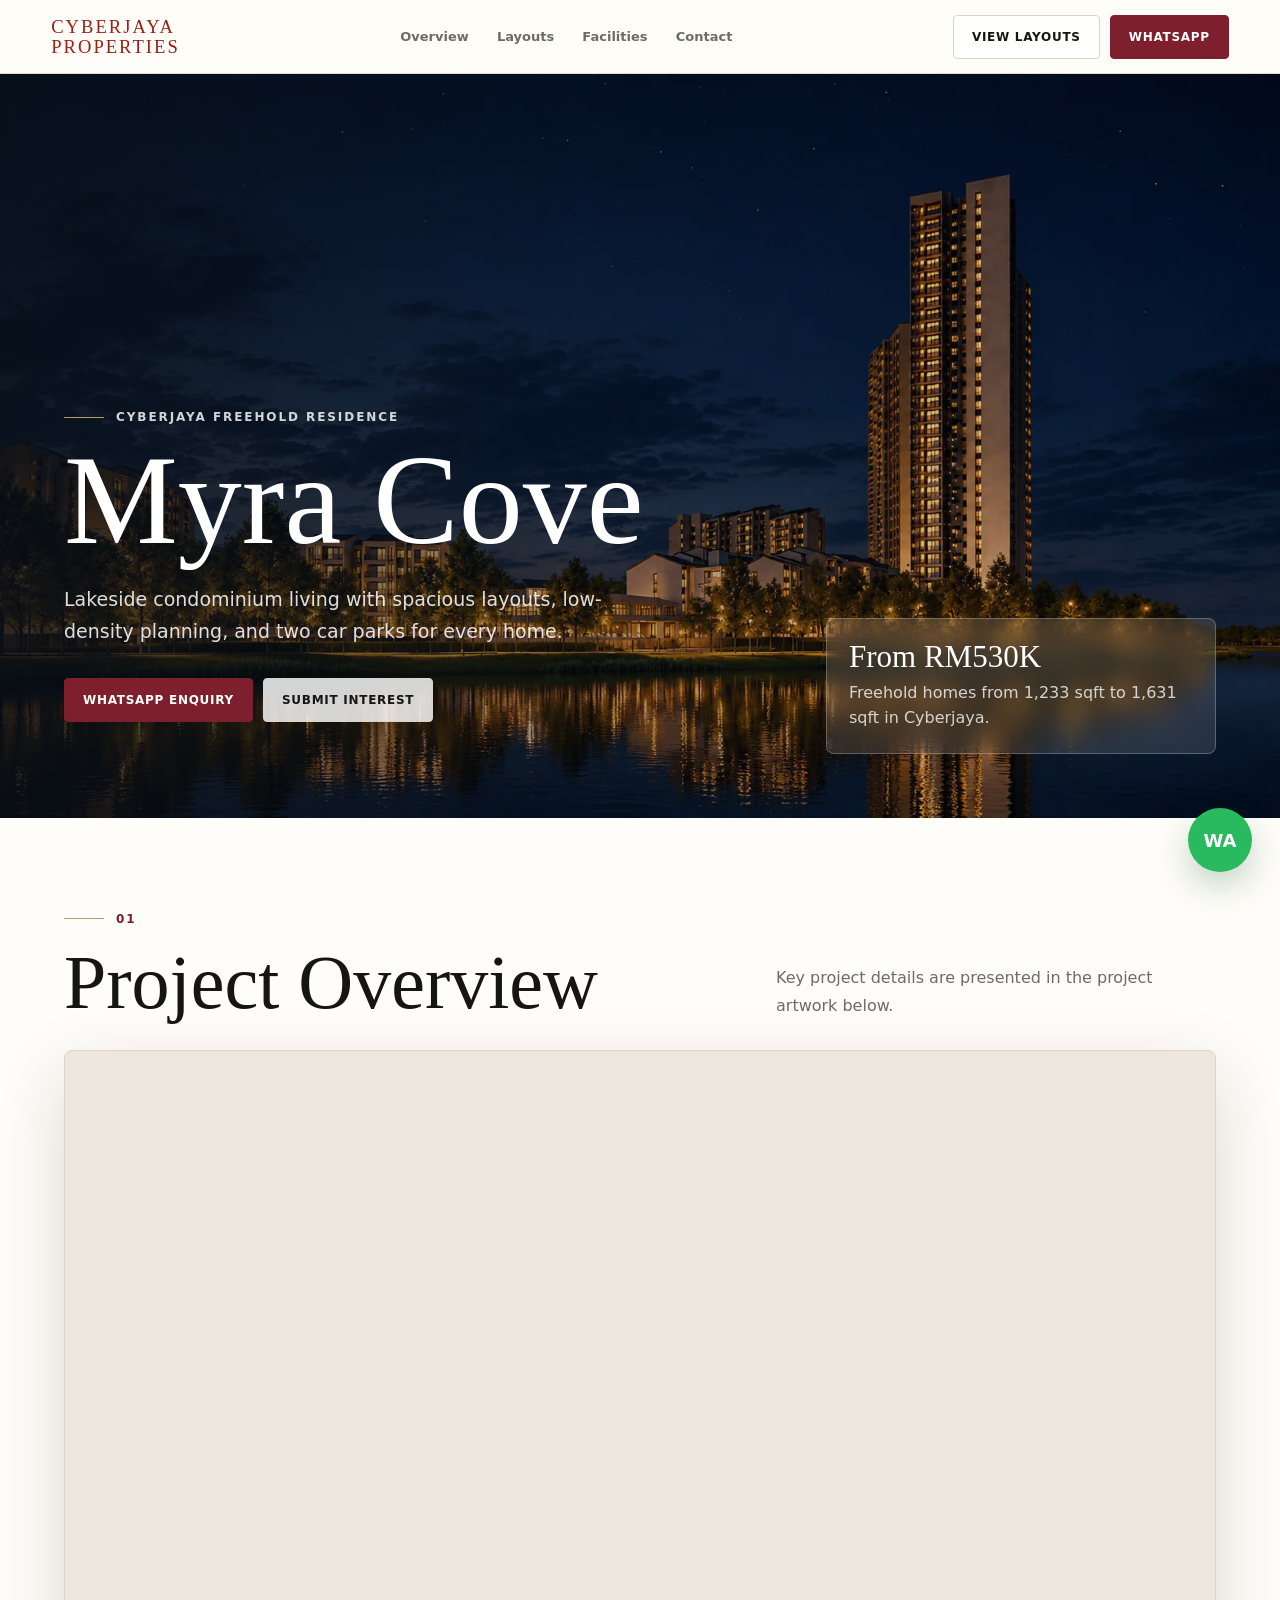
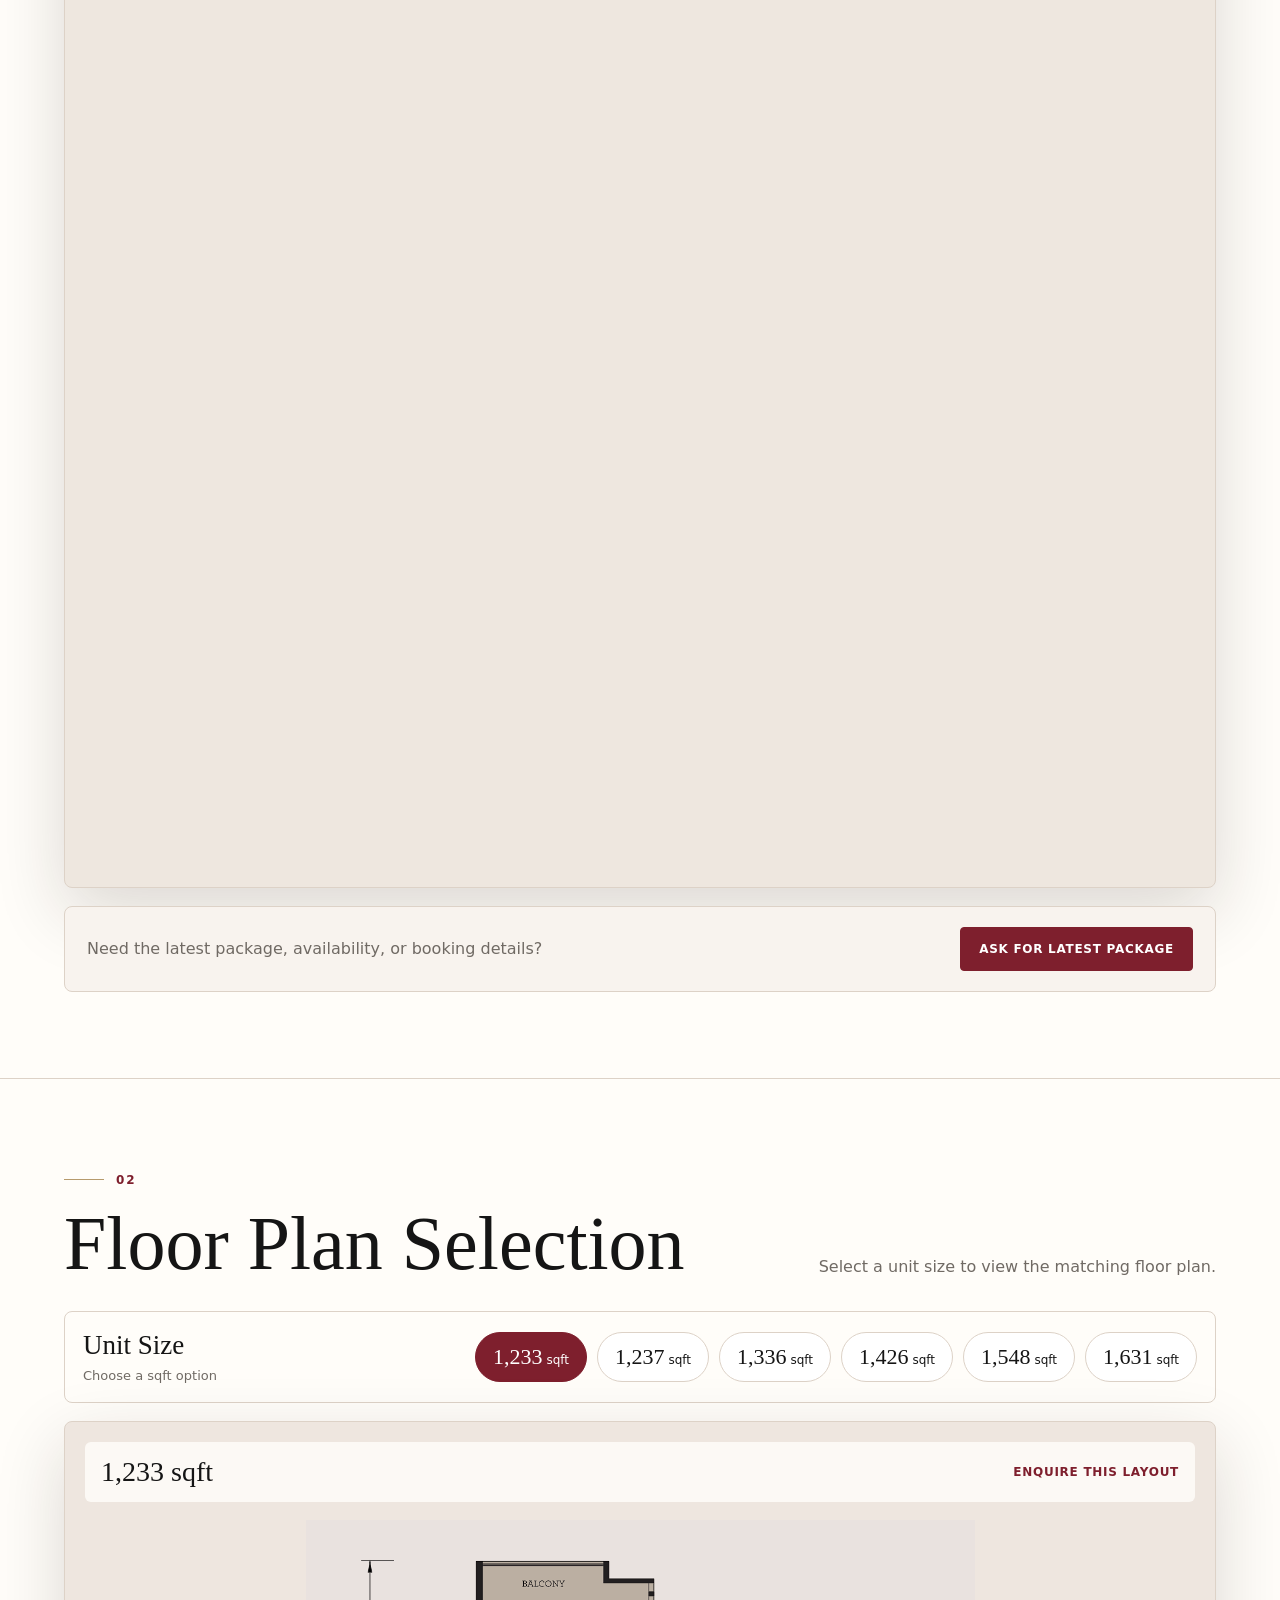
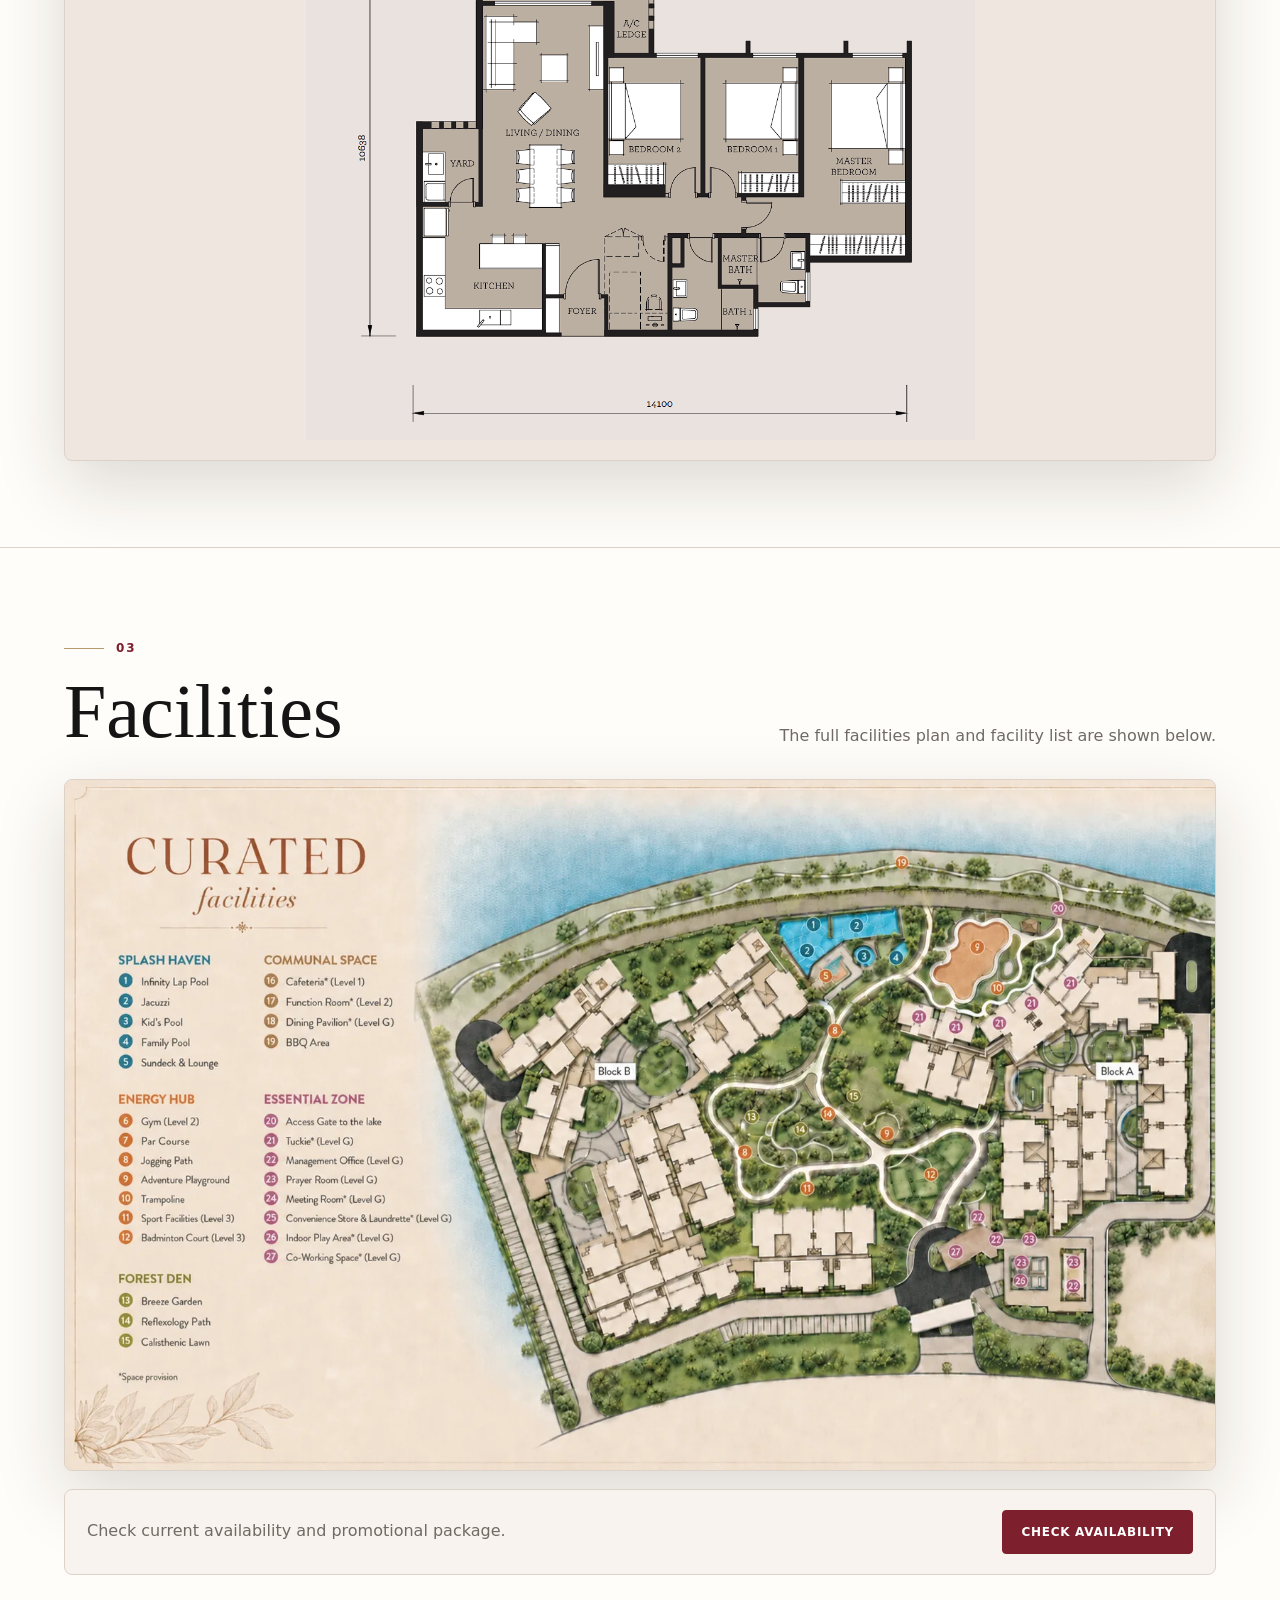
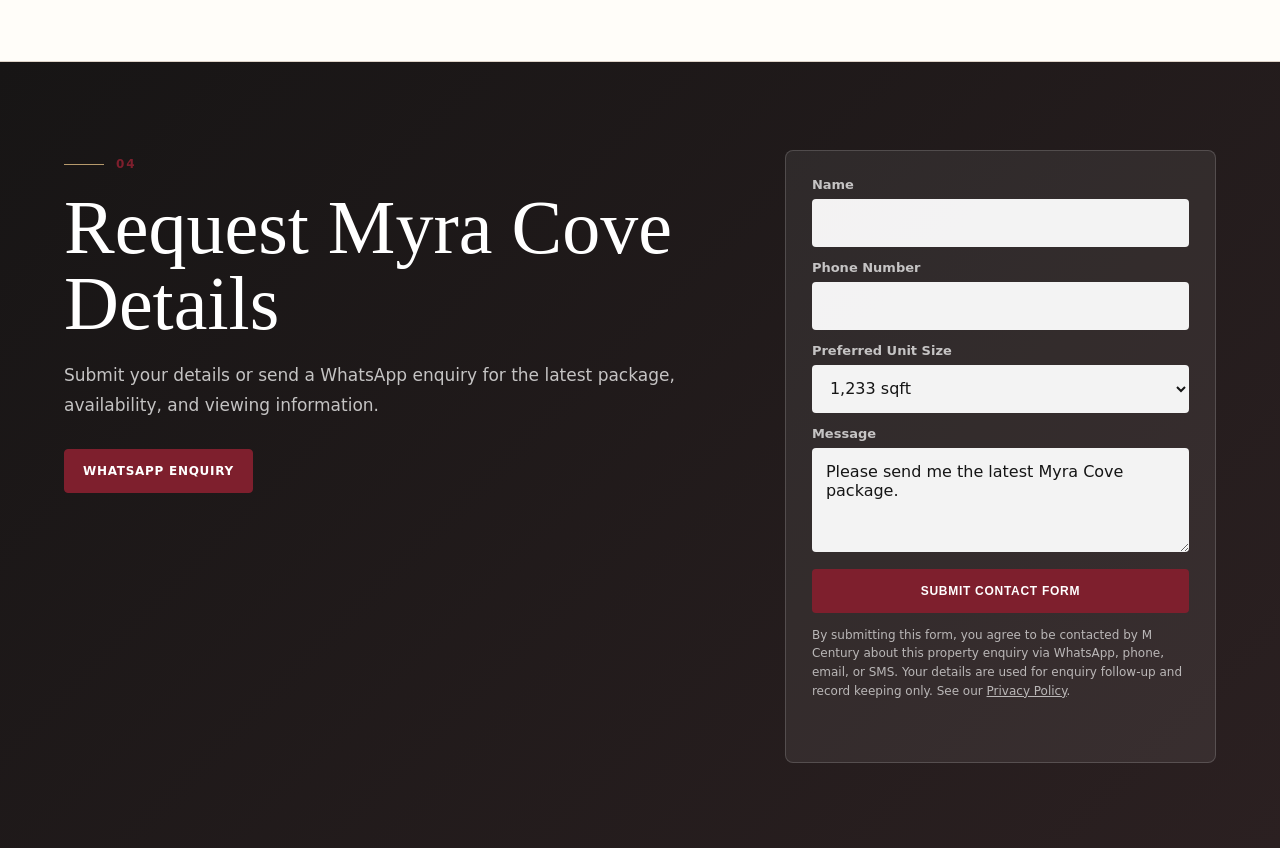
<file: index.html>
<!doctype html>
<html lang="en">
<head>
  <meta charset="utf-8">
  <meta name="viewport" content="width=device-width, initial-scale=1">

  <title>Myra Cove Cyberjaya | Freehold Lakeside Condo From RM530k</title>
  <meta name="description" content="Myra Cove Cyberjaya — freehold lakeside condominium, 1,233–1,631 sqft with two car parks, from RM530k. View floor plans and facilities, then enquire via WhatsApp.">
  <link rel="canonical" href="https://www.cyberjaya-properties.com/">
  <meta name="robots" content="index, follow">
  <meta name="theme-color" content="#7e1f2d">
  <link rel="icon" href="assets/favicon.svg" type="image/svg+xml">

  <!-- Open Graph (WhatsApp / Facebook link previews) -->
  <meta property="og:type" content="website">
  <meta property="og:site_name" content="Cyberjaya Properties">
  <meta property="og:title" content="Myra Cove Cyberjaya | Freehold Lakeside Condo From RM530k">
  <meta property="og:description" content="Freehold lakeside condominium in Cyberjaya — 1,233–1,631 sqft, two car parks, from RM530k. Enquire for the latest package.">
  <meta property="og:url" content="https://www.cyberjaya-properties.com/">
  <meta property="og:image" content="https://www.cyberjaya-properties.com/assets/pc-hero.webp">
  <meta property="og:image:width" content="1672">
  <meta property="og:image:height" content="941">
  <meta property="og:locale" content="en_MY">

  <!-- Twitter card -->
  <meta name="twitter:card" content="summary_large_image">
  <meta name="twitter:title" content="Myra Cove Cyberjaya | Freehold Lakeside Condo From RM530k">
  <meta name="twitter:description" content="Freehold lakeside condominium in Cyberjaya — 1,233–1,631 sqft, two car parks, from RM530k.">
  <meta name="twitter:image" content="https://www.cyberjaya-properties.com/assets/pc-hero.webp">

  <!-- Google tag (gtag.js) -->
  <script async src="https://www.googletagmanager.com/gtag/js?id=AW-18214182069"></script>
  <script>
    window.dataLayer = window.dataLayer || [];
    function gtag(){dataLayer.push(arguments);}
    gtag('js', new Date());
    gtag('config', 'AW-18214182069');
  </script>

  <!-- Structured data -->
  <script type="application/ld+json">
  {
    "@context": "https://schema.org",
    "@graph": [
      {
        "@type": "RealEstateAgent",
        "@id": "https://www.cyberjaya-properties.com/#agent",
        "name": "M Century",
        "url": "https://www.cyberjaya-properties.com/",
        "email": "jjie434@gmail.com",
        "telephone": "+60183759228",
        "areaServed": "Cyberjaya, Selangor, Malaysia",
        "address": {
          "@type": "PostalAddress",
          "streetAddress": "Stellar Suites, 18-07 Jalan Puteri 4/7",
          "addressLocality": "Bandar Puteri Puchong, Puchong",
          "addressRegion": "Selangor",
          "postalCode": "47100",
          "addressCountry": "MY"
        }
      },
      {
        "@type": "Residence",
        "name": "Myra Cove",
        "description": "Freehold lakeside condominium in Cyberjaya with units from 1,233 to 1,631 sqft and two car parks per home.",
        "url": "https://www.cyberjaya-properties.com/",
        "image": "https://www.cyberjaya-properties.com/assets/pc-hero.webp",
        "address": {
          "@type": "PostalAddress",
          "addressLocality": "Cyberjaya",
          "addressRegion": "Selangor",
          "addressCountry": "MY"
        }
      }
    ]
  }
  </script>

  <link rel="stylesheet" href="styles.css?v=8">
</head>
<body>
  <header class="site-header">
    <a class="brand brand-property" href="#hero" aria-label="Cyberjaya Properties home">
      <span>Cyberjaya</span>
      <span>Properties</span>
    </a>
    <nav class="site-nav" aria-label="Primary navigation">
      <a href="#overview">Overview</a>
      <a href="#layouts">Layouts</a>
      <a href="#facilities">Facilities</a>
      <a href="#contact">Contact</a>
    </nav>
    <div class="header-actions compact-header-actions">
      <a class="button button-secondary" href="#layouts">View Layouts</a>
      <a class="button" href="https://wa.link/ep9zsb" data-track="whatsapp">WhatsApp</a>
    </div>
  </header>

  <main>
    <section class="hero" id="hero">
      <div class="hero-content">
        <p class="kicker">Cyberjaya Freehold Residence</p>
        <h1>Myra Cove</h1>
        <p class="hero-copy">Lakeside condominium living with spacious layouts, low-density planning, and two car parks for every home.</p>
        <div class="hero-actions">
          <a class="button" href="https://wa.link/ep9zsb" data-track="whatsapp">WhatsApp Enquiry</a>
          <a class="button button-secondary" href="#contact">Submit Interest</a>
        </div>
      </div>
      <aside class="hero-panel" aria-label="Project highlights">
        <strong>From RM530K</strong>
        <span>Freehold homes from 1,233 sqft to 1,631 sqft in Cyberjaya.</span>
      </aside>
    </section>

    <section class="content-section" id="overview">
      <div class="section-heading">
        <div>
          <p class="section-number">01</p>
          <h2>Project Overview</h2>
        </div>
        <p>Key project details are presented in the project artwork below.</p>
      </div>
      <figure class="image-frame">
        <picture>
          <source media="(max-width: 720px)" type="image/webp" srcset="assets/overview-phone.webp">
          <source type="image/webp" srcset="assets/overview-pc.webp">
          <source media="(max-width: 720px)" srcset="assets/overview-phone.png">
          <img src="assets/overview-pc.png" alt="Myra Cove project overview: freehold tenure, unit sizes, pricing and key project details" width="1672" height="941" loading="lazy" decoding="async">
        </picture>
      </figure>
      <div class="section-cta">
        <p>Need the latest package, availability, or booking details?</p>
        <a class="button" href="https://wa.link/ep9zsb" data-track="whatsapp">Ask For Latest Package</a>
      </div>
    </section>

    <section class="content-section" id="layouts">
      <div class="section-heading">
        <div>
          <p class="section-number">02</p>
          <h2>Floor Plan Selection</h2>
        </div>
        <p>Select a unit size to view the matching floor plan.</p>
      </div>

      <div class="layout-selector" aria-label="Myra Cove floor plans">
        <div class="unit-selector">
          <div class="selector-copy">
            <strong>Unit Size</strong>
            <span>Choose a sqft option</span>
          </div>
          <div class="size-tabs" role="tablist" aria-label="Unit sizes">
            <button class="size-tab active" type="button" role="tab" aria-selected="true" data-plan="1233sqft.png" data-label="1,233 sqft"><strong>1,233</strong><span>sqft</span></button>
            <button class="size-tab" type="button" role="tab" aria-selected="false" data-plan="1237sqft.png" data-label="1,237 sqft"><strong>1,237</strong><span>sqft</span></button>
            <button class="size-tab" type="button" role="tab" aria-selected="false" data-plan="1336sqft.png" data-label="1,336 sqft"><strong>1,336</strong><span>sqft</span></button>
            <button class="size-tab" type="button" role="tab" aria-selected="false" data-plan="1426sqft.png" data-label="1,426 sqft"><strong>1,426</strong><span>sqft</span></button>
            <button class="size-tab" type="button" role="tab" aria-selected="false" data-plan="1548sqft.png" data-label="1,548 sqft"><strong>1,548</strong><span>sqft</span></button>
            <button class="size-tab" type="button" role="tab" aria-selected="false" data-plan="1631sqft.png" data-label="1,631 sqft"><strong>1,631</strong><span>sqft</span></button>
          </div>
        </div>

        <div class="plan-view" role="tabpanel" aria-live="polite">
          <div class="plan-toolbar">
            <strong id="selectedPlanLabel">1,233 sqft</strong>
            <a href="#contact">Enquire This Layout</a>
          </div>
          <div class="plan-image-stage">
            <img id="selectedPlanImage" src="assets/1233sqft.png" alt="Myra Cove 1,233 sqft floor plan" width="1109" height="862" loading="lazy" decoding="async">
          </div>
        </div>
      </div>
    </section>

    <section class="content-section" id="facilities">
      <div class="section-heading">
        <div>
          <p class="section-number">03</p>
          <h2>Facilities</h2>
        </div>
        <p>The full facilities plan and facility list are shown below.</p>
      </div>
      <figure class="image-frame">
        <picture>
          <source media="(max-width: 720px)" type="image/webp" srcset="assets/facilities-phone.webp">
          <source type="image/webp" srcset="assets/facilities-pc.webp">
          <source media="(max-width: 720px)" srcset="assets/facilities-phone.png">
          <img src="assets/facilities-pc.png" alt="Myra Cove facilities plan and full facility list" width="1620" height="971" loading="lazy" decoding="async">
        </picture>
      </figure>
      <div class="section-cta">
        <p>Check current availability and promotional package.</p>
        <a class="button" href="https://wa.link/ep9zsb" data-track="whatsapp">Check Availability</a>
      </div>
    </section>

    <section class="lead-section" id="contact">
      <div class="lead-copy">
        <p class="section-number">04</p>
        <h2>Request Myra Cove Details</h2>
        <p>Submit your details or send a WhatsApp enquiry for the latest package, availability, and viewing information.</p>
        <div class="lead-actions">
          <a class="button" href="https://wa.link/ep9zsb" data-track="whatsapp">WhatsApp Enquiry</a>
        </div>
      </div>

      <form class="lead-form" id="leadForm" action="#" method="post" data-track="form-submit">
        <label>
          <span>Name</span>
          <input name="name" type="text" autocomplete="name" required>
        </label>
        <label>
          <span>Phone Number</span>
          <input name="phone" type="tel" autocomplete="tel" required>
        </label>
        <label>
          <span>Preferred Unit Size</span>
          <select name="unit_size">
            <option value="1233 sqft">1,233 sqft</option>
            <option value="1237 sqft">1,237 sqft</option>
            <option value="1336 sqft">1,336 sqft</option>
            <option value="1426 sqft">1,426 sqft</option>
            <option value="1548 sqft">1,548 sqft</option>
            <option value="1631 sqft">1,631 sqft</option>
          </select>
        </label>
        <label>
          <span>Message</span>
          <textarea name="message" rows="4">Please send me the latest Myra Cove package.</textarea>
        </label>
        <input type="hidden" name="utm_source">
        <input type="hidden" name="utm_medium">
        <input type="hidden" name="utm_campaign">
        <input type="hidden" name="utm_content">
        <button class="button form-button" type="submit">Submit Contact Form</button>
        <p class="privacy-note">By submitting this form, you agree to be contacted by M Century about this property enquiry via WhatsApp, phone, email, or SMS. Your details are used for enquiry follow-up and record keeping only. See our <a href="privacy.html">Privacy Policy</a>.</p>
        <p class="form-status" id="formStatus" role="status" aria-live="polite"></p>
      </form>
    </section>
  </main>

  <footer class="trust-footer" id="business-info">
    <div class="trust-grid">
      <section>
        <p class="trust-label">Business Information</p>
        <h2>MCentury Properties</h2>
        <p>cyberjaya-properties.com is operated by Go Jun Jue, a licensed Real Estate Negotiator, marketing the Myra Cove project.</p>
        <ul class="trust-list">
          <li><strong>Negotiator</strong><span>Go Jun Jue · REN 76918</span></li>
          <li><strong>Agency</strong><span>MCentury Properties Sdn Bhd · E (1) 1862</span></li>
          <li><strong>Email</strong><a href="mailto:jjie434@gmail.com">jjie434@gmail.com</a></li>
          <li><strong>WhatsApp</strong><a href="https://wa.link/ep9zsb" data-track="whatsapp">018-375 9228</a></li>
          <li><strong>Address</strong><span>Stellar Suites, 18-07 Jalan Puteri 4/7, 47100 Bandar Puteri Puchong, Puchong, Selangor.</span></li>
        </ul>
      </section>

      <section>
        <p class="trust-label">Independent Marketing Page</p>
        <p>This website is an independent property marketing and enquiry page operated by Go Jun Jue (REN 76918) of MCentury Properties Sdn Bhd. It is not the official developer website and does not represent the developer unless expressly stated in writing.</p>
        <p>Myra Cove is developed by Myra Land Sdn Bhd. Project information is shared for enquiry purposes and should be confirmed with the developer or appointed sales representative before purchase decisions.</p>
      </section>

      <section>
        <p class="trust-label">Privacy Notice</p>
        <p>When you submit the form, we collect your name, phone number, preferred unit size, message, page URL, and campaign tracking details so we can respond to your enquiry and keep lead records.</p>
        <p>Your enquiry details are not displayed publicly. To request correction or removal of your enquiry record, contact <a href="mailto:jjie434@gmail.com">jjie434@gmail.com</a>.</p>
        <p><a href="privacy.html">Read the full Privacy Policy</a></p>
      </section>

      <section>
        <p class="trust-label">Project Disclaimer</p>
        <p>Prices, promotions, layouts, facilities, completion timeline, unit availability, financing packages, and other project details are subject to developer confirmation and may change without prior notice.</p>
        <p><a href="disclaimer.html">Read the full Disclaimer &amp; Terms</a></p>
      </section>
    </div>
    <div class="footer-legal">
      <span>&copy; <span id="year">2026</span> cyberjaya-properties.com — operated by Go Jun Jue, Real Estate Negotiator (REN 76918), MCentury Properties Sdn Bhd (E (1) 1862). Independent marketing page for the Myra Cove project by Myra Land Sdn Bhd.</span>
      <span class="footer-legal-links">
        <a href="privacy.html">Privacy Policy</a>
        <a href="disclaimer.html">Disclaimer &amp; Terms</a>
      </span>
    </div>
  </footer>

  <a class="floating-whatsapp" href="https://wa.link/ep9zsb" aria-label="WhatsApp Myra Cove sales team" data-track="whatsapp">WA</a>

  <div class="mobile-action-bar" aria-label="Quick actions">
    <a class="button" href="https://wa.link/ep9zsb" data-track="whatsapp">WhatsApp</a>
    <a class="button button-secondary" href="#contact">Form</a>
  </div>

  <script src="script.js?v=7"></script>
</body>
</html>
</file>
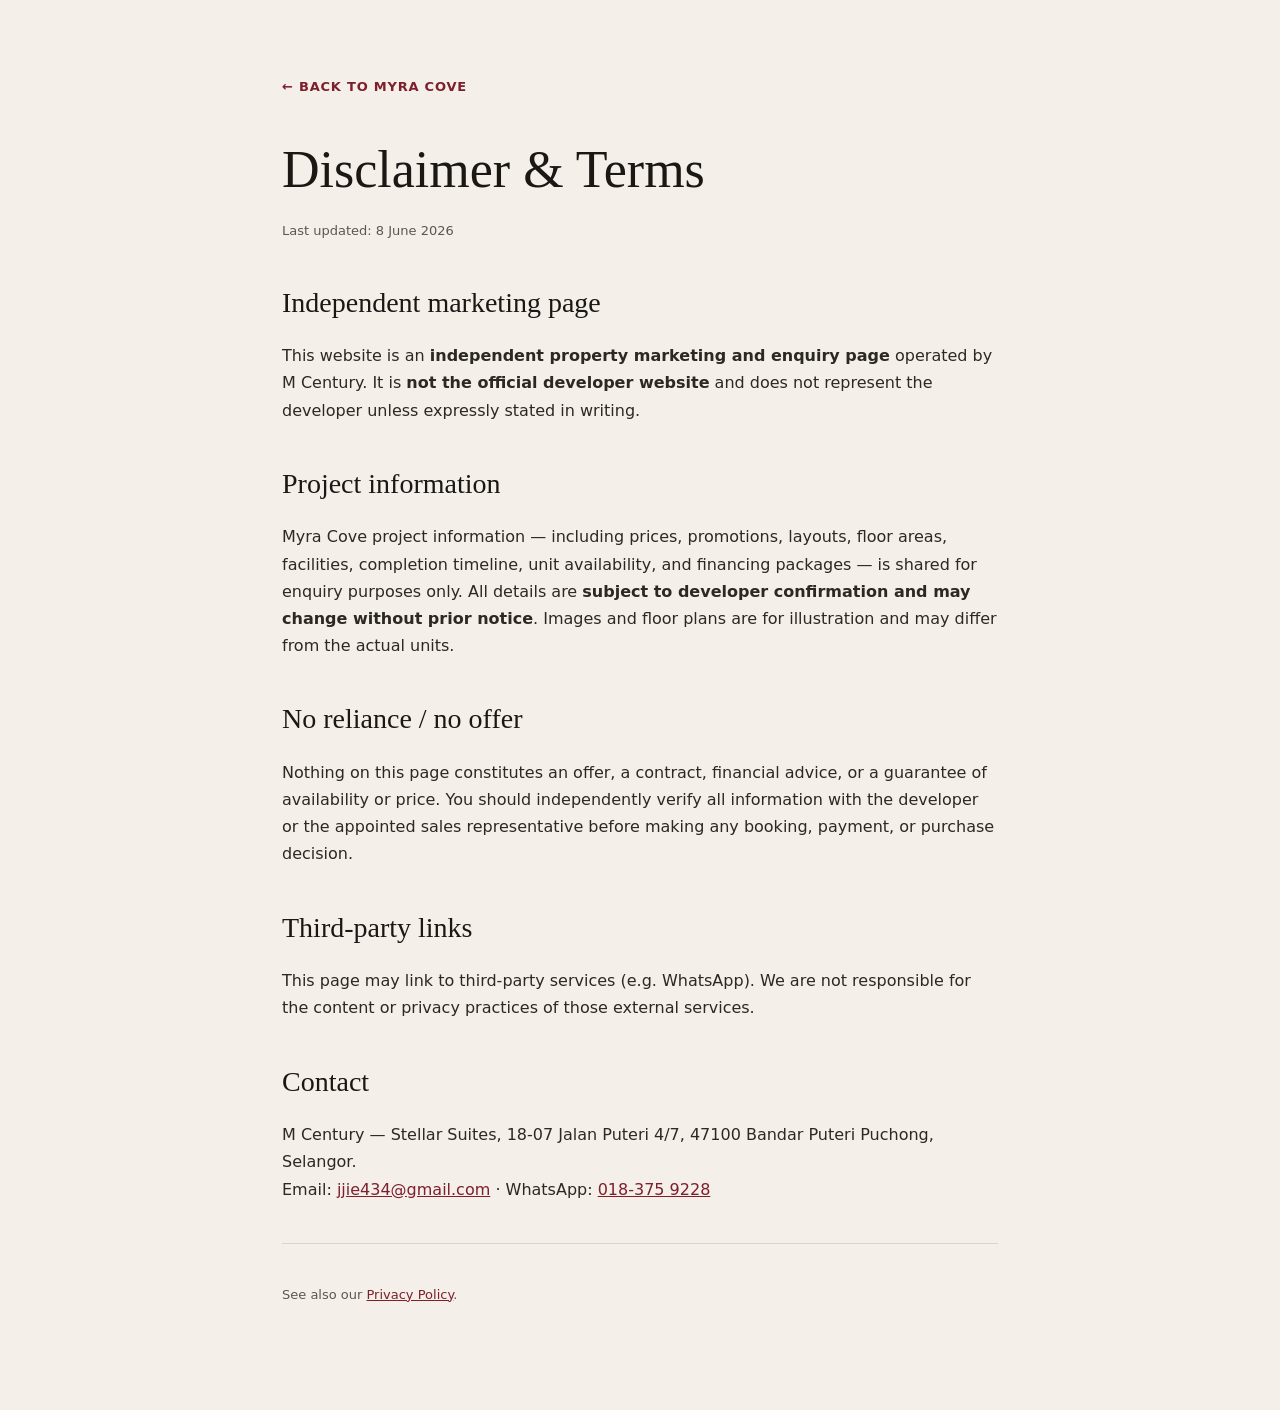
<file: disclaimer.html>
<!doctype html>
<html lang="en">
<head>
  <meta charset="utf-8">
  <meta name="viewport" content="width=device-width, initial-scale=1">
  <title>Disclaimer &amp; Terms | Cyberjaya Properties (Myra Cove)</title>
  <meta name="description" content="Disclaimer and terms for the independent Cyberjaya Properties / Myra Cove marketing and enquiry page.">
  <link rel="canonical" href="https://www.cyberjaya-properties.com/disclaimer.html">
  <meta name="robots" content="noindex, follow">
  <meta name="theme-color" content="#7e1f2d">
  <link rel="icon" href="assets/favicon.svg" type="image/svg+xml">
  <style>
    :root { --ink:#1a1715; --muted:#5d564f; --burgundy:#7e1f2d; --paper:#f4efe9; --line:#ddd2c7; }
    * { box-sizing: border-box; }
    body { margin:0; background:var(--paper); color:var(--ink);
      font-family: Inter, system-ui, -apple-system, "Segoe UI", sans-serif; line-height:1.7; }
    .legal-wrap { max-width: 760px; margin: 0 auto; padding: clamp(28px,6vw,72px) 22px 96px; }
    .legal-back { display:inline-block; margin-bottom:28px; color:var(--burgundy);
      font-size:13px; font-weight:800; letter-spacing:.06em; text-transform:uppercase; text-decoration:none; }
    .legal-back:hover { text-decoration:underline; }
    h1 { font-family: Georgia,"Times New Roman",serif; font-weight:500; font-size:clamp(32px,6vw,52px); margin:0 0 6px; }
    h2 { font-family: Georgia,"Times New Roman",serif; font-weight:500; font-size:clamp(21px,3.2vw,28px); margin:36px 0 10px; }
    .updated { color:var(--muted); font-size:13px; margin:0 0 8px; }
    p, li { color:#2c2824; font-size:16px; }
    a { color:var(--burgundy); }
    ul { padding-left: 20px; }
    hr { border:0; border-top:1px solid var(--line); margin:40px 0; }
  </style>
</head>
<body>
  <main class="legal-wrap">
    <a class="legal-back" href="index.html">&larr; Back to Myra Cove</a>
    <h1>Disclaimer &amp; Terms</h1>
    <p class="updated">Last updated: 8 June 2026</p>

    <h2>Independent marketing page</h2>
    <p>This website is an <strong>independent property marketing and enquiry page</strong> operated by
      M Century. It is <strong>not the official developer website</strong> and does not represent the
      developer unless expressly stated in writing.</p>

    <h2>Project information</h2>
    <p>Myra Cove project information — including prices, promotions, layouts, floor areas, facilities,
      completion timeline, unit availability, and financing packages — is shared for enquiry purposes
      only. All details are <strong>subject to developer confirmation and may change without prior
      notice</strong>. Images and floor plans are for illustration and may differ from the actual units.</p>

    <h2>No reliance / no offer</h2>
    <p>Nothing on this page constitutes an offer, a contract, financial advice, or a guarantee of
      availability or price. You should independently verify all information with the developer or the
      appointed sales representative before making any booking, payment, or purchase decision.</p>

    <h2>Third-party links</h2>
    <p>This page may link to third-party services (e.g. WhatsApp). We are not responsible for the content
      or privacy practices of those external services.</p>

    <h2>Contact</h2>
    <p>M Century — Stellar Suites, 18-07 Jalan Puteri 4/7, 47100 Bandar Puteri Puchong, Selangor.<br>
      Email: <a href="mailto:jjie434@gmail.com">jjie434@gmail.com</a> · WhatsApp:
      <a href="https://wa.link/ep9zsb" rel="noopener" target="_blank">018-375 9228</a></p>

    <hr>
    <p class="updated">See also our <a href="privacy.html">Privacy Policy</a>.</p>
  </main>
</body>
</html>
</file>
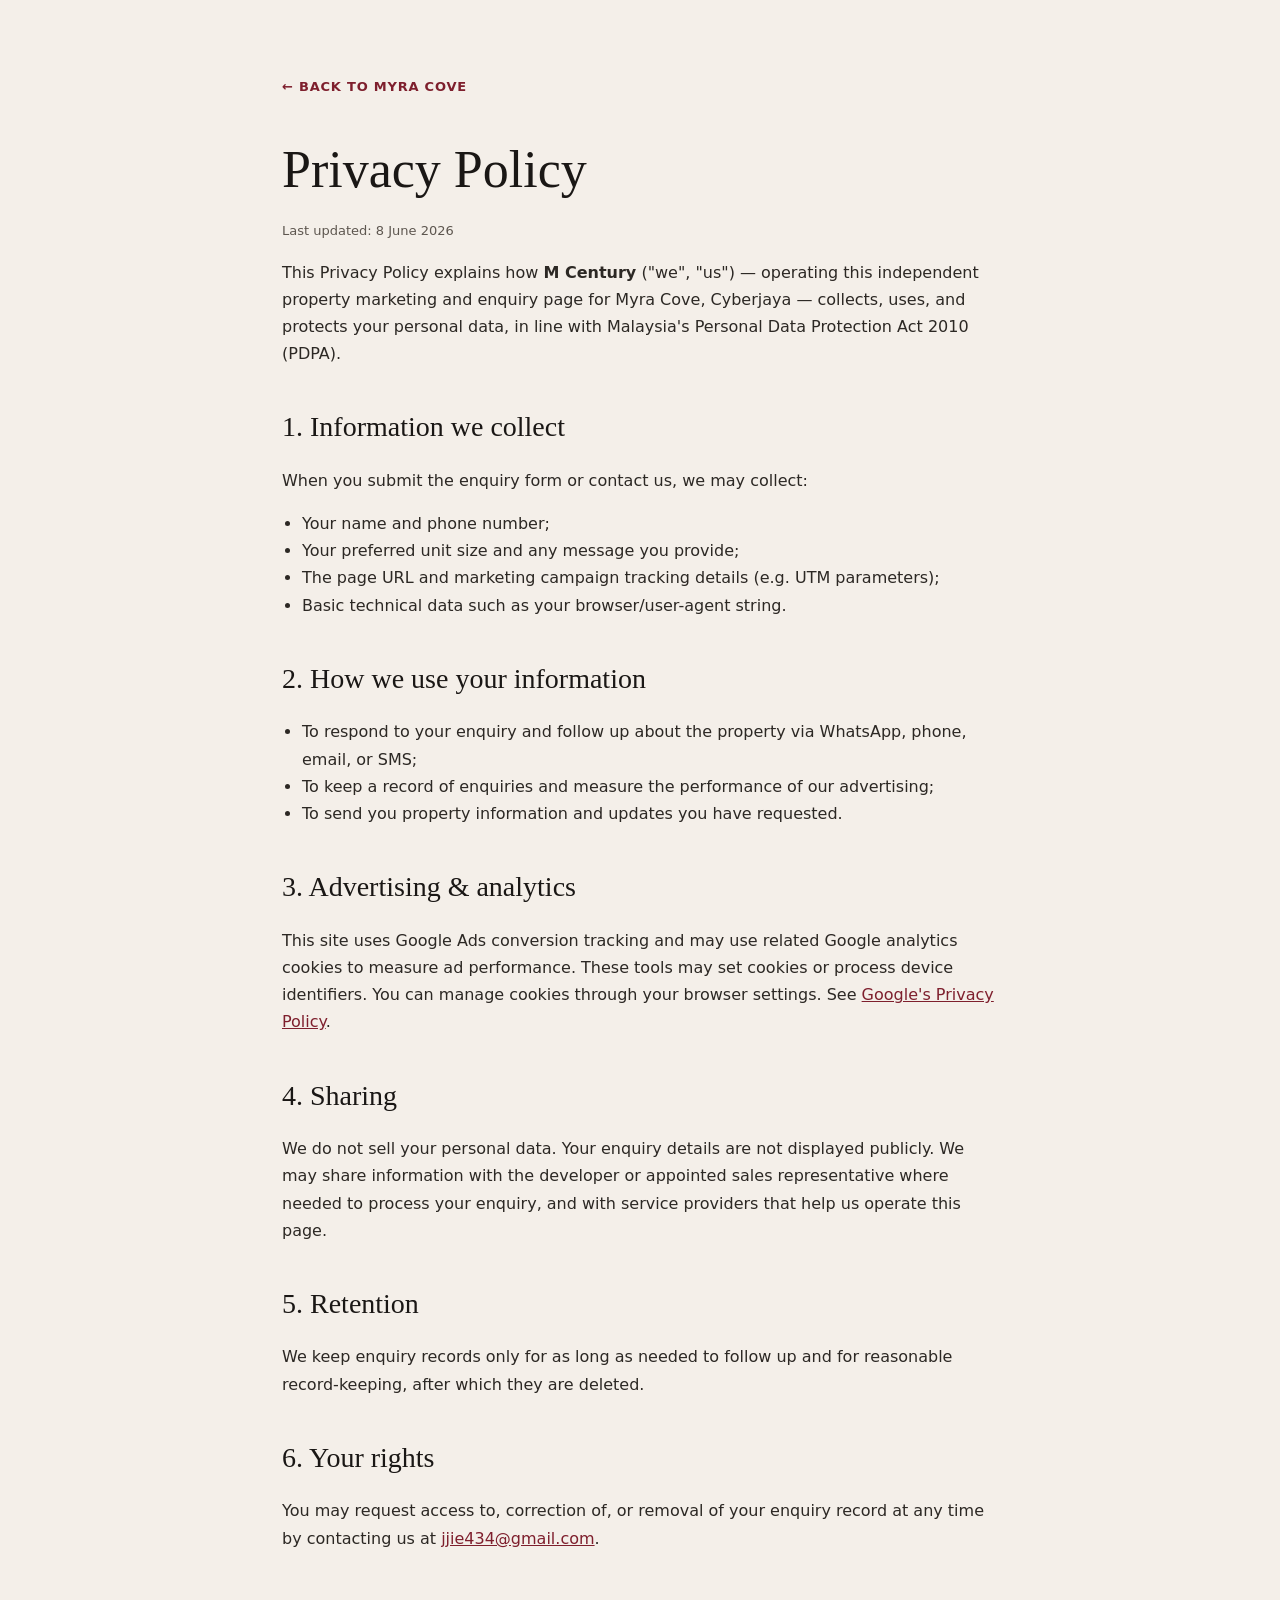
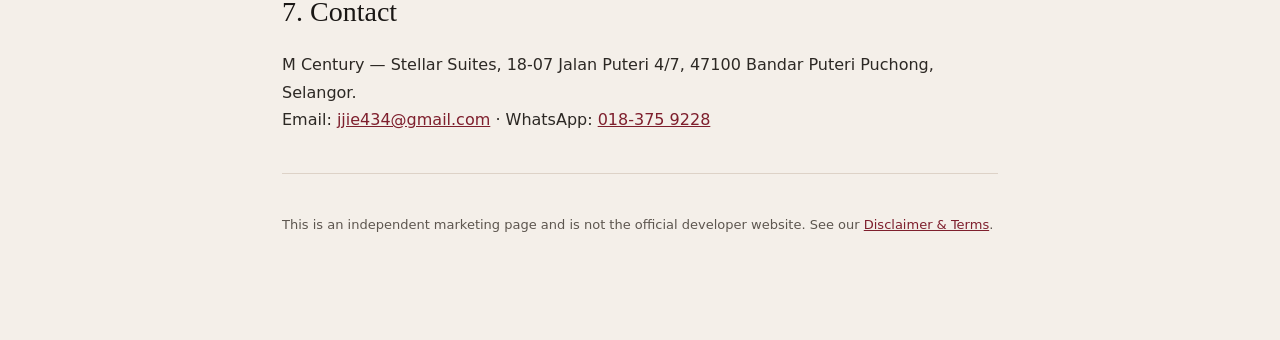
<file: privacy.html>
<!doctype html>
<html lang="en">
<head>
  <meta charset="utf-8">
  <meta name="viewport" content="width=device-width, initial-scale=1">
  <title>Privacy Policy | Cyberjaya Properties (Myra Cove)</title>
  <meta name="description" content="Privacy Policy for the Cyberjaya Properties / Myra Cove enquiry page, explaining what personal data is collected and how it is used.">
  <link rel="canonical" href="https://www.cyberjaya-properties.com/privacy.html">
  <meta name="robots" content="noindex, follow">
  <meta name="theme-color" content="#7e1f2d">
  <link rel="icon" href="assets/favicon.svg" type="image/svg+xml">
  <style>
    :root { --ink:#1a1715; --muted:#5d564f; --burgundy:#7e1f2d; --paper:#f4efe9; --line:#ddd2c7; }
    * { box-sizing: border-box; }
    body { margin:0; background:var(--paper); color:var(--ink);
      font-family: Inter, system-ui, -apple-system, "Segoe UI", sans-serif; line-height:1.7; }
    .legal-wrap { max-width: 760px; margin: 0 auto; padding: clamp(28px,6vw,72px) 22px 96px; }
    .legal-back { display:inline-block; margin-bottom:28px; color:var(--burgundy);
      font-size:13px; font-weight:800; letter-spacing:.06em; text-transform:uppercase; text-decoration:none; }
    .legal-back:hover { text-decoration:underline; }
    h1 { font-family: Georgia,"Times New Roman",serif; font-weight:500; font-size:clamp(32px,6vw,52px); margin:0 0 6px; }
    h2 { font-family: Georgia,"Times New Roman",serif; font-weight:500; font-size:clamp(21px,3.2vw,28px); margin:36px 0 10px; }
    .updated { color:var(--muted); font-size:13px; margin:0 0 8px; }
    p, li { color:#2c2824; font-size:16px; }
    a { color:var(--burgundy); }
    ul { padding-left: 20px; }
    hr { border:0; border-top:1px solid var(--line); margin:40px 0; }
  </style>
</head>
<body>
  <main class="legal-wrap">
    <a class="legal-back" href="index.html">&larr; Back to Myra Cove</a>
    <h1>Privacy Policy</h1>
    <p class="updated">Last updated: 8 June 2026</p>
    <p>This Privacy Policy explains how <strong>M Century</strong> ("we", "us") — operating this
      independent property marketing and enquiry page for Myra Cove, Cyberjaya — collects, uses, and
      protects your personal data, in line with Malaysia's Personal Data Protection Act 2010 (PDPA).</p>

    <h2>1. Information we collect</h2>
    <p>When you submit the enquiry form or contact us, we may collect:</p>
    <ul>
      <li>Your name and phone number;</li>
      <li>Your preferred unit size and any message you provide;</li>
      <li>The page URL and marketing campaign tracking details (e.g. UTM parameters);</li>
      <li>Basic technical data such as your browser/user-agent string.</li>
    </ul>

    <h2>2. How we use your information</h2>
    <ul>
      <li>To respond to your enquiry and follow up about the property via WhatsApp, phone, email, or SMS;</li>
      <li>To keep a record of enquiries and measure the performance of our advertising;</li>
      <li>To send you property information and updates you have requested.</li>
    </ul>

    <h2>3. Advertising &amp; analytics</h2>
    <p>This site uses Google Ads conversion tracking and may use related Google analytics cookies to
      measure ad performance. These tools may set cookies or process device identifiers. You can manage
      cookies through your browser settings. See
      <a href="https://policies.google.com/privacy" rel="noopener" target="_blank">Google's Privacy Policy</a>.</p>

    <h2>4. Sharing</h2>
    <p>We do not sell your personal data. Your enquiry details are not displayed publicly. We may share
      information with the developer or appointed sales representative where needed to process your
      enquiry, and with service providers that help us operate this page.</p>

    <h2>5. Retention</h2>
    <p>We keep enquiry records only for as long as needed to follow up and for reasonable record-keeping,
      after which they are deleted.</p>

    <h2>6. Your rights</h2>
    <p>You may request access to, correction of, or removal of your enquiry record at any time by
      contacting us at <a href="mailto:jjie434@gmail.com">jjie434@gmail.com</a>.</p>

    <h2>7. Contact</h2>
    <p>M Century — Stellar Suites, 18-07 Jalan Puteri 4/7, 47100 Bandar Puteri Puchong, Selangor.<br>
      Email: <a href="mailto:jjie434@gmail.com">jjie434@gmail.com</a> · WhatsApp:
      <a href="https://wa.link/ep9zsb" rel="noopener" target="_blank">018-375 9228</a></p>

    <hr>
    <p class="updated">This is an independent marketing page and is not the official developer website.
      See our <a href="disclaimer.html">Disclaimer &amp; Terms</a>.</p>
  </main>
</body>
</html>
</file>
<file: styles.css>
:root {
  --ink: #151515;
  --muted: #706a64;
  --paper: #f4efe9;
  --surface: #fffdf9;
  --line: #ddd2c7;
  --burgundy: #7e1f2d;
  --burgundy-light: #a33340;
  --gold: #b69a6c;
  --deep: #171515;
  --shadow: 0 24px 70px rgba(35, 27, 21, 0.16);
}

* {
  box-sizing: border-box;
}

html {
  scroll-behavior: smooth;
}

body {
  margin: 0;
  background: var(--paper);
  color: var(--ink);
  font-family: Inter, ui-sans-serif, system-ui, -apple-system, BlinkMacSystemFont, "Segoe UI", sans-serif;
}

img {
  max-width: 100%;
}

a {
  color: inherit;
}

.site-header {
  position: sticky;
  top: 0;
  z-index: 30;
  display: flex;
  align-items: center;
  justify-content: space-between;
  min-height: 74px;
  padding: 0 clamp(18px, 4vw, 54px);
  border-bottom: 1px solid rgba(221, 210, 199, 0.85);
  background: rgba(255, 253, 249, 0.95);
  backdrop-filter: blur(12px);
}

.brand {
  font-family: Georgia, "Times New Roman", serif;
  font-size: clamp(24px, 2.2vw, 34px);
  line-height: 1;
  letter-spacing: 0;
  text-decoration: none;
}

.brand-property {
  display: grid;
  gap: 2px;
  color: #9b1f16;
  font-size: clamp(15px, 1.45vw, 26px);
  font-weight: 500;
  letter-spacing: 0.11em;
  line-height: 0.93;
  text-transform: uppercase;
}

.brand-property span {
  display: block;
}

.site-nav {
  display: flex;
  gap: clamp(18px, 2.2vw, 32px);
  color: var(--muted);
  font-size: 13px;
  font-weight: 750;
}

.site-nav a {
  text-decoration: none;
}

.site-nav a:hover,
.plan-toolbar a:hover {
  color: var(--burgundy);
}

.header-actions,
.hero-actions,
.lead-actions {
  display: flex;
  flex-wrap: wrap;
  gap: 10px;
}

.compact-header-actions {
  align-items: center;
}

.button {
  display: inline-flex;
  align-items: center;
  justify-content: center;
  min-height: 44px;
  padding: 0 18px;
  border: 1px solid var(--burgundy);
  border-radius: 4px;
  background: var(--burgundy);
  color: #fff;
  font-size: 12px;
  font-weight: 850;
  letter-spacing: 0.06em;
  line-height: 1;
  text-decoration: none;
  text-transform: uppercase;
  white-space: nowrap;
  cursor: pointer;
}

.button:hover,
.button:focus-visible {
  background: var(--burgundy-light);
  border-color: var(--burgundy-light);
}

.button-secondary {
  border-color: var(--line);
  background: rgba(255, 255, 255, 0.82);
  color: var(--ink);
}

.button-secondary:hover,
.button-secondary:focus-visible {
  border-color: var(--gold);
  background: #fff;
  color: var(--ink);
}

.hero {
  position: relative;
  min-height: clamp(640px, calc(100vh - 156px), 760px);
  display: grid;
  align-items: end;
  padding: clamp(54px, 8vw, 96px) clamp(22px, 5vw, 70px);
  background-image: linear-gradient(90deg, rgba(8, 15, 23, 0.84), rgba(8, 15, 23, 0.34) 44%, rgba(8, 15, 23, 0.08)), url("assets/pc-hero.webp");
  background-position: center;
  background-size: cover;
  color: #fff;
}

.hero-content {
  max-width: 680px;
}

.kicker,
.section-number {
  display: inline-flex;
  align-items: center;
  gap: 12px;
  margin: 0 0 18px;
  color: rgba(255, 255, 255, 0.82);
  font-size: 12px;
  font-weight: 900;
  letter-spacing: 0.16em;
  text-transform: uppercase;
}

.kicker::before,
.section-number::before {
  content: "";
  width: 40px;
  height: 1px;
  background: var(--gold);
}

.hero h1 {
  margin: 0;
  font-family: Georgia, "Times New Roman", serif;
  font-size: clamp(64px, 10vw, 138px);
  font-weight: 500;
  letter-spacing: 0;
  line-height: 0.92;
}

.hero-copy {
  max-width: 560px;
  margin: 24px 0 30px;
  color: rgba(255, 255, 255, 0.86);
  font-size: clamp(16px, 1.5vw, 19px);
  line-height: 1.68;
}

.hero-panel {
  position: absolute;
  right: clamp(22px, 5vw, 70px);
  bottom: clamp(26px, 5vw, 70px);
  width: min(390px, 32vw);
  padding: 22px;
  border: 1px solid rgba(255, 255, 255, 0.24);
  border-radius: 8px;
  background: rgba(255, 253, 249, 0.12);
  backdrop-filter: blur(12px);
}

.hero-panel strong {
  display: block;
  margin-bottom: 9px;
  font-family: Georgia, "Times New Roman", serif;
  font-size: 31px;
  font-weight: 500;
  line-height: 1;
}

.hero-panel span {
  color: rgba(255, 255, 255, 0.78);
  line-height: 1.55;
}

.content-section {
  padding: clamp(52px, 7vw, 86px) clamp(22px, 5vw, 70px);
  border-bottom: 1px solid var(--line);
  background: var(--surface);
}

.section-heading {
  display: flex;
  align-items: end;
  justify-content: space-between;
  gap: 28px;
  margin-bottom: 30px;
}

.section-heading h2,
.lead-section h2 {
  margin: 0;
  font-family: Georgia, "Times New Roman", serif;
  font-size: clamp(40px, 6vw, 76px);
  font-weight: 500;
  letter-spacing: 0;
  line-height: 1;
}

.section-heading p:not(.section-number) {
  max-width: 440px;
  margin: 0;
  color: var(--muted);
  font-size: 16px;
  line-height: 1.72;
}

.content-section .section-number,
.lead-section .section-number {
  color: var(--burgundy);
}

.image-frame {
  overflow: hidden;
  margin: 0;
  border: 1px solid var(--line);
  border-radius: 8px;
  background: #eee7df;
  box-shadow: var(--shadow);
}

.image-frame img {
  display: block;
  width: 100%;
  height: auto;
}

.section-cta {
  display: grid;
  grid-template-columns: minmax(0, 1fr) auto;
  gap: 18px;
  align-items: center;
  margin-top: 18px;
  padding: 20px 22px;
  border: 1px solid var(--line);
  border-radius: 8px;
  background: #f8f3ee;
}

.section-cta p {
  margin: 0;
  color: var(--muted);
  line-height: 1.55;
}

.layout-selector {
  display: grid;
  gap: 18px;
}

.unit-selector {
  display: grid;
  grid-template-columns: auto minmax(0, 1fr);
  gap: 20px;
  align-items: center;
  padding: 18px;
  border: 1px solid var(--line);
  border-radius: 8px;
  background: #fffdf9;
}

.selector-copy strong {
  display: block;
  margin-bottom: 4px;
  font-family: Georgia, "Times New Roman", serif;
  font-size: 27px;
  font-weight: 500;
  letter-spacing: 0;
}

.selector-copy span {
  color: var(--muted);
  font-size: 13px;
}

.size-tabs {
  display: flex;
  flex-wrap: wrap;
  justify-content: flex-end;
  gap: 10px;
}

.size-tab {
  min-width: 112px;
  min-height: 50px;
  padding: 9px 14px;
  border: 1px solid var(--line);
  border-radius: 999px;
  background: #fff;
  color: var(--ink);
  font: inherit;
  text-align: center;
  cursor: pointer;
}

.size-tab.active {
  border-color: var(--burgundy);
  background: var(--burgundy);
  color: #fff;
}

.size-tab:focus-visible {
  outline: 3px solid rgba(126, 31, 45, 0.25);
  outline-offset: 2px;
}

.size-tab strong {
  display: inline;
  font-family: Georgia, "Times New Roman", serif;
  font-size: 22px;
  font-weight: 500;
  letter-spacing: 0;
}

.size-tab span {
  margin-left: 4px;
  color: inherit;
  font-size: 12px;
}

.plan-view {
  min-height: 620px;
  display: grid;
  grid-template-rows: auto 1fr;
  gap: 18px;
  padding: 20px;
  border: 1px solid var(--line);
  border-radius: 8px;
  background: #eee6df;
  box-shadow: var(--shadow);
}

.plan-toolbar {
  display: flex;
  align-items: center;
  justify-content: space-between;
  gap: 14px;
  padding: 14px 16px;
  border-radius: 6px;
  background: rgba(255, 253, 249, 0.85);
}

.plan-toolbar strong {
  font-family: Georgia, "Times New Roman", serif;
  font-size: 28px;
  font-weight: 500;
  letter-spacing: 0;
}

.plan-toolbar a {
  color: var(--burgundy);
  font-size: 12px;
  font-weight: 850;
  letter-spacing: 0.06em;
  text-decoration: none;
  text-transform: uppercase;
}

.plan-image-stage {
  display: grid;
  min-height: 520px;
  place-items: center;
}

.plan-view img {
  max-width: 100%;
  max-height: 520px;
  object-fit: contain;
}

.lead-section {
  display: grid;
  grid-template-columns: minmax(0, 0.9fr) minmax(340px, 0.58fr);
  gap: clamp(28px, 5vw, 52px);
  padding: clamp(58px, 7vw, 88px) clamp(22px, 5vw, 70px);
  background: linear-gradient(135deg, #171515, #2b2021);
  color: #fff;
}

.lead-copy p:not(.section-number) {
  max-width: 620px;
  margin: 20px 0 28px;
  color: rgba(255, 255, 255, 0.74);
  font-size: 17px;
  line-height: 1.75;
}

.lead-section .button-secondary {
  border-color: rgba(255, 255, 255, 0.28);
  background: rgba(255, 255, 255, 0.92);
}

.lead-form {
  padding: 26px;
  border: 1px solid rgba(255, 255, 255, 0.16);
  border-radius: 8px;
  background: rgba(255, 255, 255, 0.07);
}

.lead-form label {
  display: block;
  margin-bottom: 13px;
}

.lead-form span {
  display: block;
  margin-bottom: 7px;
  color: rgba(255, 255, 255, 0.72);
  font-size: 13px;
  font-weight: 760;
}

.lead-form input,
.lead-form select,
.lead-form textarea {
  width: 100%;
  border: 0;
  border-radius: 4px;
  background: rgba(255, 255, 255, 0.94);
  color: var(--ink);
  font: inherit;
}

.lead-form input,
.lead-form select {
  height: 48px;
  padding: 0 14px;
}

.lead-form textarea {
  min-height: 100px;
  padding: 14px;
  resize: vertical;
}

.lead-form input:focus,
.lead-form select:focus,
.lead-form textarea:focus {
  outline: 3px solid rgba(182, 154, 108, 0.45);
}

.form-button {
  width: 100%;
  border: 0;
}

.form-status {
  min-height: 22px;
  margin: 14px 0 0;
  color: rgba(255, 255, 255, 0.84);
  font-size: 14px;
  line-height: 1.45;
}

.privacy-note {
  margin: 13px 0 0;
  color: rgba(255, 255, 255, 0.66);
  font-size: 12px;
  line-height: 1.55;
}

.trust-footer {
  padding: clamp(42px, 6vw, 66px) clamp(22px, 5vw, 70px) calc(clamp(42px, 6vw, 66px) + 12px);
  border-top: 1px solid #2f2925;
  background: #121111;
  color: #f8f3ee;
}

.trust-grid {
  display: grid;
  grid-template-columns: minmax(260px, 1.1fr) repeat(3, minmax(210px, 1fr));
  gap: clamp(22px, 3vw, 38px);
}

.trust-footer section {
  min-width: 0;
}

.trust-label {
  margin: 0 0 12px;
  color: var(--gold);
  font-size: 11px;
  font-weight: 900;
  letter-spacing: 0.12em;
  text-transform: uppercase;
}

.trust-footer h2 {
  margin: 0 0 12px;
  font-family: Georgia, "Times New Roman", serif;
  font-size: clamp(30px, 4vw, 46px);
  font-weight: 500;
  letter-spacing: 0;
  line-height: 1;
}

.trust-footer p {
  margin: 0 0 12px;
  color: rgba(248, 243, 238, 0.72);
  font-size: 13px;
  line-height: 1.65;
}

.trust-footer a {
  color: #fff;
  text-decoration-color: rgba(255, 255, 255, 0.34);
  text-underline-offset: 3px;
}

.trust-list {
  display: grid;
  gap: 10px;
  margin: 18px 0 0;
  padding: 0;
  list-style: none;
}

.trust-list li {
  display: grid;
  gap: 4px;
  color: rgba(248, 243, 238, 0.72);
  font-size: 13px;
  line-height: 1.5;
}

.trust-list strong {
  color: rgba(248, 243, 238, 0.96);
  font-size: 11px;
  letter-spacing: 0.08em;
  text-transform: uppercase;
}

.footer-legal {
  display: flex;
  flex-wrap: wrap;
  align-items: center;
  justify-content: space-between;
  gap: 12px;
  margin-top: clamp(28px, 4vw, 44px);
  padding-top: 22px;
  border-top: 1px solid #2f2925;
  color: rgba(248, 243, 238, 0.6);
  font-size: 12px;
}

.footer-legal-links {
  display: inline-flex;
  flex-wrap: wrap;
  gap: 18px;
}

.footer-legal a {
  color: rgba(248, 243, 238, 0.82);
  text-underline-offset: 3px;
}

.floating-whatsapp {
  position: fixed;
  right: 28px;
  bottom: 28px;
  z-index: 40;
  display: grid;
  width: 64px;
  height: 64px;
  place-items: center;
  border-radius: 50%;
  background: #29b95f;
  color: #fff;
  box-shadow: 0 14px 34px rgba(18, 93, 45, 0.25);
  font-size: 18px;
  font-weight: 900;
  letter-spacing: 0;
  text-decoration: none;
}

.mobile-action-bar {
  display: none;
}

@media (max-width: 1100px) {
  .hero-panel {
    position: static;
    width: min(100%, 520px);
    margin-top: 28px;
  }

  .hero {
    align-items: center;
  }
}

@media (max-width: 860px) {
  body {
    padding-bottom: 74px;
  }

  .site-header {
    min-height: 66px;
  }

  .site-header {
    gap: 16px;
  }

  .site-nav {
    gap: 14px;
    font-size: 12px;
  }

  .compact-header-actions {
    display: flex;
    margin-left: auto;
  }

  .compact-header-actions .button-secondary {
    display: none;
  }

  .compact-header-actions .button {
    min-height: 40px;
    padding: 0 16px;
    font-size: 11px;
  }

  .hero {
    min-height: 650px;
    padding: 44px 22px 42px;
    background-image: linear-gradient(180deg, rgba(8, 15, 23, 0.16), rgba(8, 15, 23, 0.9)), url("assets/phone-hero.webp");
    background-position: center top;
  }

  .hero h1 {
    font-size: clamp(64px, 17vw, 96px);
  }

  .hero-actions {
    display: none;
  }

  .section-heading {
    display: block;
  }

  .section-heading p:not(.section-number) {
    margin-top: 14px;
  }

  .section-cta,
  .unit-selector,
  .trust-grid,
  .lead-section {
    grid-template-columns: 1fr;
  }

  .size-tabs {
    justify-content: flex-start;
    flex-wrap: nowrap;
    overflow-x: auto;
    padding-bottom: 4px;
    scroll-snap-type: x proximity;
  }

  .size-tab {
    flex: 0 0 auto;
    scroll-snap-align: start;
  }

  .plan-view {
    min-height: 420px;
  }

  .plan-image-stage {
    min-height: 330px;
  }

  .floating-whatsapp {
    display: none;
  }

  .mobile-action-bar {
    position: fixed;
    right: 0;
    bottom: 0;
    left: 0;
    z-index: 50;
    display: grid;
    grid-template-columns: 1fr 1fr;
    gap: 10px;
    padding: 10px;
    border-top: 1px solid var(--line);
    background: rgba(255, 253, 249, 0.94);
    backdrop-filter: blur(12px);
  }

  .mobile-action-bar .button {
    width: 100%;
  }
}

@media (max-width: 560px) {
  .brand-property {
    font-size: 14px;
    letter-spacing: 0.08em;
  }

  .hero-copy {
    font-size: 16px;
  }

  .compact-header-actions .button {
    min-width: 96px;
    padding: 0 12px;
  }

  .size-tab {
    min-width: 102px;
  }

  .size-tab strong {
    font-size: 19px;
  }

  .plan-toolbar {
    display: block;
  }

  .plan-toolbar a {
    display: block;
    margin-top: 8px;
  }
}

@media (max-width: 680px) {
  .site-nav {
    display: none;
  }
}

@media (prefers-reduced-motion: reduce) {
  html {
    scroll-behavior: auto;
  }
}
</file>
